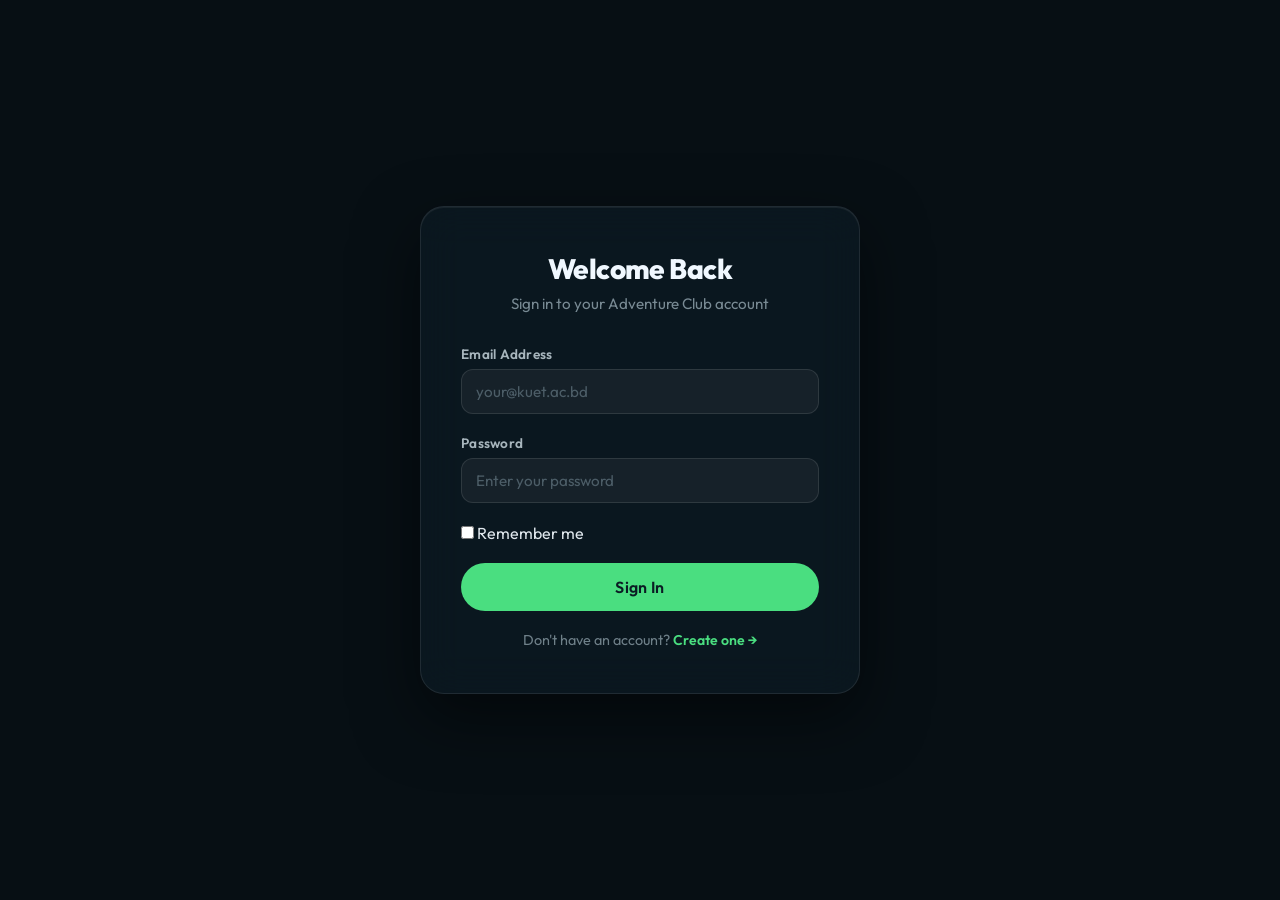
<file: login.html>
<!DOCTYPE html>
<html lang="en">

<head>
  <meta charset="utf-8">
  <meta name="viewport" content="width=device-width, initial-scale=1">
  <meta name="description" content="Login to KUET Adventure Club member portal.">
  <link rel="preconnect" href="https://fonts.googleapis.com">
  <link rel="preconnect" href="https://fonts.gstatic.com" crossorigin>
  <link href="https://fonts.googleapis.com/css2?family=Outfit:wght@300;400;500;600;700;800&display=swap"
    rel="stylesheet">
  <link rel="stylesheet" href="styles.css">
  <link rel="stylesheet" href="auth.css">
  <title>Login — KUET Adventure Club</title>
</head>

<body class="auth-body">
  <main class="auth-main">
    <div class="auth-card" id="login-card">

      <div class="auth-header">
        <h1 class="auth-title">Welcome Back</h1>
        <p class="auth-subtitle">Sign in to your Adventure Club account</p>
      </div>

      <form class="auth-form" id="login-form">
        <div class="form-group">
          <label for="login-email" class="form-label">Email Address</label>
          <input type="email" id="login-email" name="email" class="form-input" placeholder="your@kuet.ac.bd" required>
        </div>

        <div class="form-group">
          <label for="login-password" class="form-label">Password</label>
          <input type="password" id="login-password" name="password" class="form-input"
            placeholder="Enter your password" required>
        </div>

        <div class="form-row">
          <label class="checkbox-label">
            <input type="checkbox" id="remember-me" class="checkbox-input">
            <span class="checkbox-custom"></span>
            Remember me
          </label>
        </div>

        <button type="submit" class="btn btn-primary btn-full" id="login-btn">
          <span>Sign In</span>
        </button>
      </form>
      <br>
      <p class="auth-switch">
        Don't have an account?
        <a href="register.html" class="form-link">Create one →</a>
      </p>

    </div>
  </main>

</body>

</html>
</file>
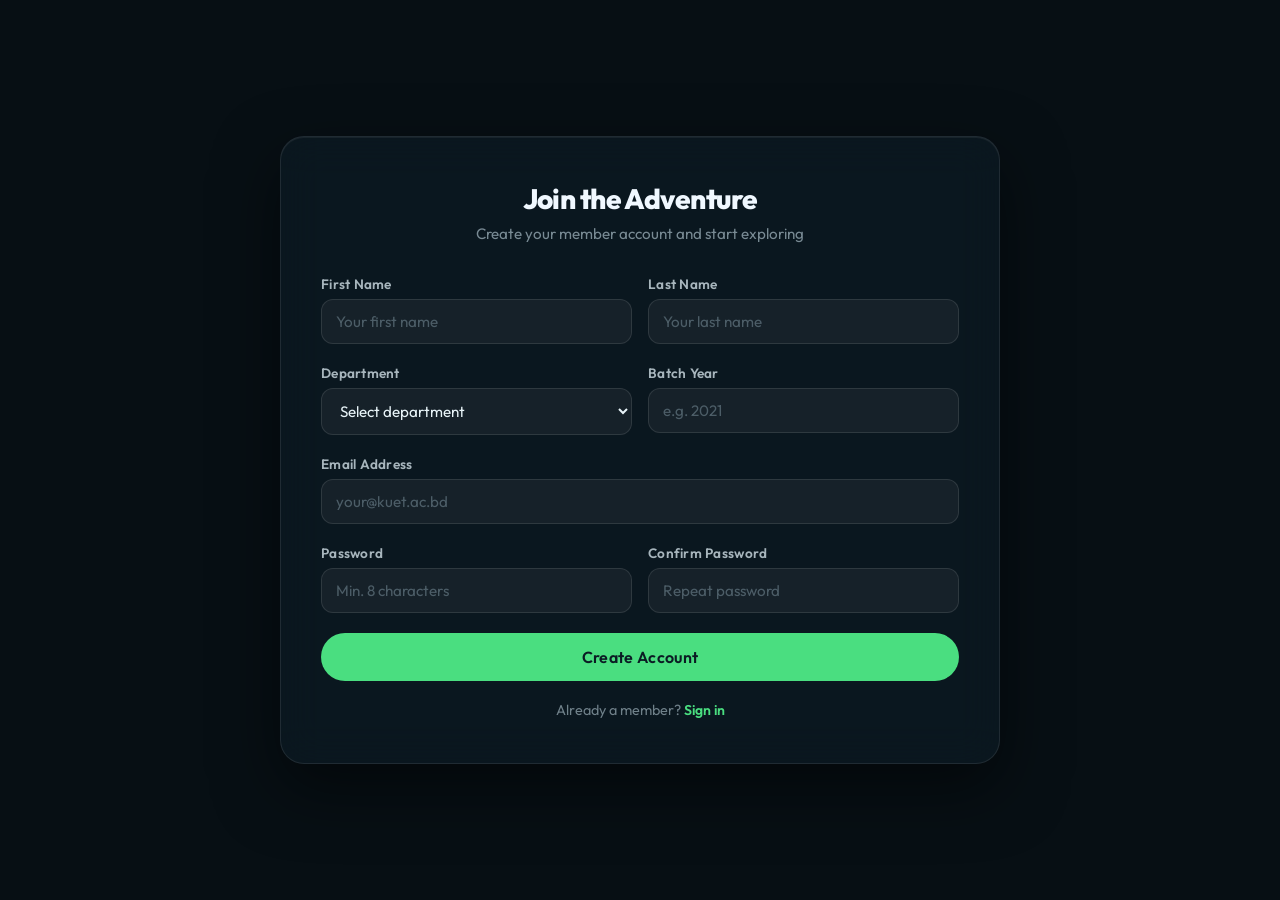
<file: register.html>
<!DOCTYPE html>
<html lang="en">

<head>
  <meta charset="utf-8">
  <meta name="viewport" content="width=device-width, initial-scale=1">
  <meta name="description" content="Create your KUET Adventure Club membership account.">
  <link rel="preconnect" href="https://fonts.googleapis.com">
  <link rel="preconnect" href="https://fonts.gstatic.com" crossorigin>
  <link href="https://fonts.googleapis.com/css2?family=Outfit:wght@300;400;500;600;700;800&display=swap"
    rel="stylesheet">
  <link rel="stylesheet" href="styles.css">
  <link rel="stylesheet" href="auth.css">
  <title>Register — KUET Adventure Club</title>
</head>

<body class="auth-body">
  <main class="auth-main">
    <div class="auth-card auth-card--wide" id="register-card">
      <div class="auth-header">
        <h1 class="auth-title">Join the Adventure</h1>
        <p class="auth-subtitle">Create your member account and start exploring</p>
      </div>

      <form class="auth-form" id="register-form">

        <div class="form-grid-2">
          <div class="form-group">
            <label for="firstname" class="form-label">First Name</label>
            <input type="text" id="firstname" name="firstname" class="form-input" placeholder="Your first name"
              autocomplete="name" required>
          </div>
          <div class="form-group">
            <label for="lastname" class="form-label">Last Name</label>
            <input type="text" id="lastname" name="lastname" class="form-input" placeholder="Your last name"
              autocomplete="name" required>
          </div>
        </div>

        <div class="form-grid-2">
          <div class="form-group">
            <label for="reg-dept" class="form-label">Department</label>
            <div class="input-wrapper input-wrapper--select">
              <select id="reg-dept" name="department" class="form-input form-select" required>
                <option value="" disabled selected>Select department</option>
                <option>Computer Science & Engineering (CSE)</option>
                <option>Electrical & Electronic Engineering (EEE)</option>
                <option>Mechanical Engineering (ME)</option>
                <option>Civil Engineering (CE)</option>
                <option>Electronics & Communication Engineering (ECE)</option>
                <option>Industrial Engineering & Management (IEM)</option>
                <option>Leather Engineering (LE)</option>
                <option>Textile Engineering (TE)</option>
              </select>
            </div>
          </div>

          <div class="form-group">
            <label for="reg-batch" class="form-label">Batch Year</label>
            <input type="number" id="reg-batch" name="batch" class="form-input" placeholder="e.g. 2021" min="2000"
              max="2030" required>
          </div>
        </div>

        <div class="form-group">
          <label for="reg-email" class="form-label">Email Address</label>
          <input type="email" id="reg-email" name="email" class="form-input" placeholder="your@kuet.ac.bd"
            autocomplete="email" required>
        </div>

        <div class="form-grid-2">
          <div class="form-group">
            <label for="reg-password" class="form-label">Password</label>
            <input type="password" id="reg-password" name="password" class="form-input" placeholder="Min. 8 characters"
              required>
          </div>

          <div class="form-group">
            <label for="reg-confirm" class="form-label">Confirm Password</label>
            <input type="password" id="reg-confirm" name="password_confirmation" class="form-input"
              placeholder="Repeat password" required>
          </div>
        </div>

        <button type="submit" class="btn btn-primary btn-full" id="register-btn">
          <span>Create Account</span>
        </button>

      </form>
      <br>
      <p class="auth-switch">
        Already a member?
        <a href="login.html" class="form-link">Sign in</a>
      </p>

    </div>
  </main>
</body>

</html>
</file>
<file: styles.css>
*,
*::before,
*::after {
  box-sizing: border-box;
  margin: 0;
  padding: 0;
}

html {
  scroll-behavior: smooth;
}

body {
  font-family: 'Outfit', sans-serif;
  background: #0b1c24;
  color: #e0e8ed;
  -webkit-font-smoothing: antialiased;
}

.hero {
  min-height: 100vh;
  background-image:
    linear-gradient(to bottom, rgba(7, 19, 24, 0.6) 0%, rgba(7, 19, 24, 0.3) 50%, rgba(11, 28, 36, 0.85) 100%),
    url("./images/mountain.jpg");
  background-size: cover;
  background-position: center;
  background-attachment: fixed;
  padding: 24px 0 0;
  display: flex;
  flex-direction: column;
}

.nav {
  display: flex;
  justify-content: center;
  padding: 0 20px;
  position: fixed;
  width: 100%;
  top: 24px;
  z-index: 100;
}

.nav-container {
  width: min(1000px, 100%);
  display: flex;
  align-items: center;
  justify-content: space-between;
  gap: 20px;
  padding: 10px 20px;
  border-radius: 999px;
  background: rgba(11, 28, 36, 0.55);
  box-shadow: 0 8px 32px rgba(0, 0, 0, 0.4), inset 0 1px 0 rgba(255, 255, 255, 0.08);
  backdrop-filter: blur(14px);
  -webkit-backdrop-filter: blur(14px);
  border: 1px solid rgba(255, 255, 255, 0.08);
  transition: background 0.3s ease;
}

.nav-brand {
  display: flex;
  align-items: center;
  gap: 12px;
  text-decoration: none;
  flex-shrink: 0;
}

.logo {
  height: 48px;
  width: 48px;
  object-fit: cover;
  border-radius: 50%;
  border: 2px solid rgba(255, 255, 255, 0.6);
  box-shadow: 0 0 12px rgba(100, 210, 150, 0.2);
  flex-shrink: 0;
}



.nav-title {
  display: flex;
  flex-direction: column;
  line-height: 1.2;
}

.nav-title-main {
  font-size: 1rem;
  font-weight: 700;
  color: #f0f8ff;
  letter-spacing: 0.01em;
}

.nav-links {
  display: flex;
  gap: 6px;
  align-items: center;
}

.nav-links a {
  color: rgba(235, 245, 250, 0.85);
  text-decoration: none;
  font-weight: 500;
  font-size: 0.95rem;
  padding: 7px 16px;
  border-radius: 999px;
  position: relative;
  letter-spacing: 0.02em;
}



.menu-icon {
  display: none;
  font-size: 22px;
  cursor: pointer;
  color: white;
  padding: 4px 8px;
  border-radius: 8px;
  user-select: none;
}



.hero-content {
  width: min(1000px, 92vw);
  margin: auto auto 0;
  padding: 80px 0 120px;
  animation: heroFadeIn 1s ease both;
}

@keyframes heroFadeIn {
  from {
    opacity: 0;
    transform: translateY(28px);
  }

  to {
    opacity: 1;
    transform: translateY(0);
  }
}

.title {
  color: #f0f8ff;
  font-size: clamp(2rem, 5.5vw, 4rem);
  font-weight: 800;
  line-height: 1.1;
  letter-spacing: -0.02em;
  max-width: 820px;
  margin-bottom: 24px;
  text-shadow: 0 2px 20px rgba(0, 0, 0, 0.4);
}

.subtitle {
  font-size: 1.1rem;
  font-weight: 400;
  line-height: 1.75;
  color: rgba(200, 218, 228, 0.88);
  max-width: 600px;
  margin-bottom: 40px;
}

.hero-actions {
  display: flex;
  gap: 14px;
  flex-wrap: wrap;
}

.btn {
  display: inline-flex;
  align-items: center;
  gap: 8px;
  padding: 14px 32px;
  border-radius: 999px;
  font-family: 'Outfit', sans-serif;
  font-size: 1rem;
  font-weight: 600;
  text-decoration: none;
  cursor: pointer;
  border: none;
  letter-spacing: 0.02em;
}

.btn-primary {
  background: #4ade80;
  color: #0b1c24;
}



.btn-primary:active {
  transform: translateY(-1px) scale(1);
}

.btn-outline {
  background: transparent;
  color: rgba(235, 245, 250, 0.9);
  border: 1.5px solid rgba(255, 255, 255, 0.25);
  backdrop-filter: blur(8px);
}



.content-section {
  background: linear-gradient(180deg, #0f2a1d 0%, #132e22 100%);
  color: #c0cfd6;
  text-align: center;
}

.container {
  width: min(1000px, 92vw);
  margin: 0 auto;
  padding: 80px 0;
}

.content-section h2 {
  font-size: clamp(1.8rem, 3.5vw, 2.6rem);
  font-weight: 700;
  color: #f0f8ff;
  margin-bottom: 20px;
  letter-spacing: -0.01em;
}

.content-section p {
  line-height: 1.8;
  font-size: 1.1rem;
  color: rgba(192, 207, 214, 0.85);
  max-width: 680px;
  margin: 0 auto;
}

.cards-section {
  background: linear-gradient(180deg, #0b1c24 0%, #0e2030 100%);
}

.cards-section .container {
  text-align: center;
}

.cards-section h2 {
  font-size: clamp(1.8rem, 3.5vw, 2.6rem);
  font-weight: 700;
  color: #f0f8ff;
  margin-bottom: 12px;
  letter-spacing: -0.01em;
}

.section-sub {
  color: rgba(192, 207, 214, 0.75);
  font-size: 1rem;
  margin-bottom: 48px;
}

.grid {
  display: grid;
  grid-template-columns: repeat(auto-fill, minmax(290px, 1fr));
  gap: 22px;
  justify-content: center;
  text-align: left;
}

/* Card with hover lift effect */
.card {
  background: linear-gradient(145deg, rgba(255, 255, 255, 0.05) 0%, rgba(255, 255, 255, 0.02) 100%);
  border: 1px solid rgba(255, 255, 255, 0.08);
  padding: 32px 28px;
  border-radius: 18px;
  box-shadow: 0 4px 24px rgba(0, 0, 0, 0.2);
  cursor: default;
  position: relative;
  overflow: hidden;
}

/* Subtle glow on card top edge on hover */
.card::before {
  content: '';
  position: absolute;
  top: 0;
  left: 0;
  right: 0;
  height: 2px;
  background: linear-gradient(90deg, transparent, #4ade80, transparent);
  opacity: 0;
}



/* Card icon */
.card-icon {
  width: 52px;
  height: 52px;
  background: linear-gradient(135deg, rgba(74, 222, 128, 0.15), rgba(34, 211, 238, 0.1));
  border: 1px solid rgba(74, 222, 128, 0.2);
  border-radius: 14px;
  display: flex;
  align-items: center;
  justify-content: center;
  margin-bottom: 20px;
}

.card-icon svg {
  width: 26px;
  height: 26px;
  color: #4ade80;
}



.card h3 {
  color: #e8f4f8;
  font-size: 1.15rem;
  font-weight: 600;
  margin-bottom: 10px;
  letter-spacing: 0.01em;
}

.card p {
  color: rgba(180, 200, 210, 0.75);
  font-size: 0.95rem;
  line-height: 1.7;
}



.events-section {
  background: linear-gradient(180deg, #0f2a1d 0%, #0e2030 100%);
}

.events-section .container {
  text-align: center;
}

.events-section h2 {
  font-size: clamp(1.8rem, 3.5vw, 2.6rem);
  font-weight: 700;
  color: #f0f8ff;
  margin-bottom: 12px;
  letter-spacing: -0.01em;
}

.events-grid {
  display: grid;
  grid-template-columns: repeat(auto-fill, minmax(300px, 1fr));
  gap: 24px;
  text-align: left;
  margin-top: 48px;
}

.event-card {
  position: relative;
  background: linear-gradient(145deg, rgba(255, 255, 255, 0.05), rgba(255, 255, 255, 0.02));
  border: 1px solid rgba(255, 255, 255, 0.08);
  border-radius: 20px;
  overflow: hidden;
}



.event-cover {
  height: 180px;
  position: relative;
  display: flex;
  align-items: flex-end;
  padding: 16px;
}



.event-badge {
  display: inline-block;
  padding: 5px 14px;
  border-radius: 999px;
  font-size: 0.78rem;
  font-weight: 600;
  letter-spacing: 0.06em;
  text-transform: uppercase;
}

.event-badge--upcoming {
  background: rgba(74, 222, 128, 0.2);
  border: 1px solid rgba(74, 222, 128, 0.4);
  color: #4ade80;
}

.event-badge--past {
  background: rgba(148, 163, 184, 0.15);
  border: 1px solid rgba(148, 163, 184, 0.3);
  color: #94a3b8;
}

.event-body {
  padding: 22px 24px 24px;
}

.event-meta {
  display: flex;
  flex-wrap: wrap;
  gap: 12px;
  margin-bottom: 12px;
}

.event-date,
.event-location {
  font-size: 0.82rem;
  color: rgba(180, 200, 210, 0.65);
  font-weight: 500;
}

.event-body h3 {
  color: #e8f4f8;
  font-size: 1.12rem;
  font-weight: 700;
  margin-bottom: 8px;
  line-height: 1.35;
}

.event-body p {
  color: rgba(180, 200, 210, 0.7);
  font-size: 0.92rem;
  line-height: 1.65;
  margin-bottom: 16px;
}

.event-link {
  color: #4ade80;
  text-decoration: none;
  font-size: 0.9rem;
  font-weight: 600;
  letter-spacing: 0.02em;
  display: inline-flex;
  align-items: center;
  gap: 4px;
}








.footer {
  background: #060f14;
  color: #f0f8ff;
  border-top: 1px solid rgba(255, 255, 255, 0.06);
}

.footer-container {
  width: min(1100px, 92vw);
  margin: 0 auto;
  padding: 64px 0 32px;
}

.contact-section {
  background: linear-gradient(180deg, #0e2030 0%, #060f14 100%);
}

.contact-section .container {
  text-align: center;
}

.contact-section h2 {
  font-size: clamp(1.8rem, 3.5vw, 2.6rem);
  font-weight: 700;
  color: #f0f8ff;
  margin-bottom: 12px;
  letter-spacing: -0.01em;
}

.contact-text {
  max-width: 600px;
  margin: 0 auto;
  color: rgba(180, 200, 210, 0.85);
  font-size: 1.05rem;
  line-height: 1.8;
}

.contact-text p {
  margin-bottom: 12px;
}

.contact-text strong {
  color: #e8f4f8;
  font-weight: 600;
  margin-right: 6px;
}

.contact-link {
  color: #4ade80;
  text-decoration: none;
}

.copyright {
  font-size: 0.82rem;
  color: rgba(180, 200, 210, 0.35);
  letter-spacing: 0.03em;
}

/* mobile design */

@media (max-width: 768px) {
  .nav-container {
    border-radius: 20px;
    padding: 12px 16px;
  }

  .nav-links {
    display: none;
    flex-direction: column;
    position: absolute;
    top: calc(100% + 12px);
    left: 20px;
    right: 20px;
    background: rgba(11, 28, 36, 0.95);
    backdrop-filter: blur(16px);
    border: 1px solid rgba(255, 255, 255, 0.1);
    border-radius: 16px;
    padding: 12px;
    gap: 4px;
    box-shadow: 0 16px 48px rgba(0, 0, 0, 0.5);
  }

  .nav-links.active {
    display: flex;
  }

  .nav-links a {
    padding: 12px 16px;
    border-radius: 10px;
    font-size: 1rem;
  }

  .nav-links a::after {
    display: none;
  }

  .menu-icon {
    display: block;
  }

  .hero-content {
    padding: 60px 0 80px;
  }

  .hero-actions {
    flex-direction: column;
    align-items: flex-start;
  }

  .btn {
    padding: 13px 26px;
  }

  .grid {
    grid-template-columns: 1fr;
  }
  .events-grid {
    grid-template-columns: 1fr;
  }
}
</file>
<file: auth.css>
.auth-body {
  min-height: 100vh;
  background: #070f14;
  display: flex;
  flex-direction: column;
  overflow-x: hidden;
}

.auth-main {
  flex: 1;
  display: flex;
  align-items: center;
  justify-content: center;
  padding: 40px 20px;
  position: relative;
  z-index: 1;
}

/* Auth card */
.auth-card {
  width: 100%;
  max-width: 440px;
  background: rgba(12, 26, 34, 0.8);
  border: 1px solid rgba(255, 255, 255, 0.09);
  border-radius: 24px;
  padding: 44px 40px;
  box-shadow: 0 24px 64px rgba(0, 0, 0, 0.5), inset 0 1px 0 rgba(255, 255, 255, 0.06);
  backdrop-filter: blur(20px);
  -webkit-backdrop-filter: blur(20px);
  animation: cardIn 0.55s cubic-bezier(0.4, 0, 0.2, 1) both;
}

.auth-card--wide {
  max-width: 720px;
}

@keyframes cardIn {
  from {
    opacity: 0;
    transform: translateY(24px);
  }

  to {
    opacity: 1;
    transform: translateY(0);
  }
}

/* Header */
.auth-header {
  text-align: center;
  margin-bottom: 32px;
}

.auth-title {
  font-size: 1.75rem;
  font-weight: 800;
  color: #f0f8ff;
  letter-spacing: -0.02em;
  margin-bottom: 8px;
}

.auth-subtitle {
  font-size: 0.95rem;
  color: rgba(180, 200, 210, 0.65);
  font-weight: 400;
}

/* Form */
.auth-form {
  display: flex;
  flex-direction: column;
  gap: 20px;
}

.form-grid-2 {
  display: grid;
  grid-template-columns: 1fr 1fr;
  gap: 16px;
}

.form-group {
  display: flex;
  flex-direction: column;
  gap: 6px;
}

.form-label {
  font-size: 0.85rem;
  font-weight: 600;
  color: rgba(220, 235, 242, 0.75);
  letter-spacing: 0.02em;
}


.form-input {
  width: 100%;
  padding: 12px 14px 12px 14px;
  background: rgba(255, 255, 255, 0.05);
  border: 1px solid rgba(255, 255, 255, 0.1);
  border-radius: 12px;
  color: #e8f4f8;
  font-family: 'Outfit', sans-serif;
  font-size: 0.95rem;
  font-weight: 400;

  outline: none;
}

.form-input::placeholder {
  color: rgba(160, 185, 198, 0.4);
}

.form-input:focus {
  border-color: rgba(74, 222, 128, 0.5);
  background: rgba(74, 222, 128, 0.05);
  box-shadow: 0 0 0 3px rgba(74, 222, 128, 0.1);
}

.form-select option {
  background: #0f2030;
  color: #e8f4f8;
}




/* Links */
.form-link {
  color: #4ade80;
  text-decoration: none;
  font-size: 0.88rem;
  font-weight: 600;

}



/* Error messages */
.form-error {
  font-size: 0.8rem;
  color: #f87171;
  font-weight: 500;
  min-height: 16px;
}

/* Full-width button */
.btn-full {
  width: 100%;
  justify-content: center;
  padding: 14px 24px;
  font-size: 1rem;
}


/* Switch link */
.auth-switch {
  text-align: center;
  font-size: 0.9rem;
  color: rgba(180, 200, 210, 0.6);
}

/* Mobile */

@media (max-width: 600px) {
  .auth-card {
    padding: 32px 24px;
    border-radius: 20px;
  }

  .form-grid-2 {
    grid-template-columns: 1fr;
  }

  .auth-nav {
    padding: 14px 20px;
  }

  .auth-title {
    font-size: 1.5rem;
  }
}
</file>
